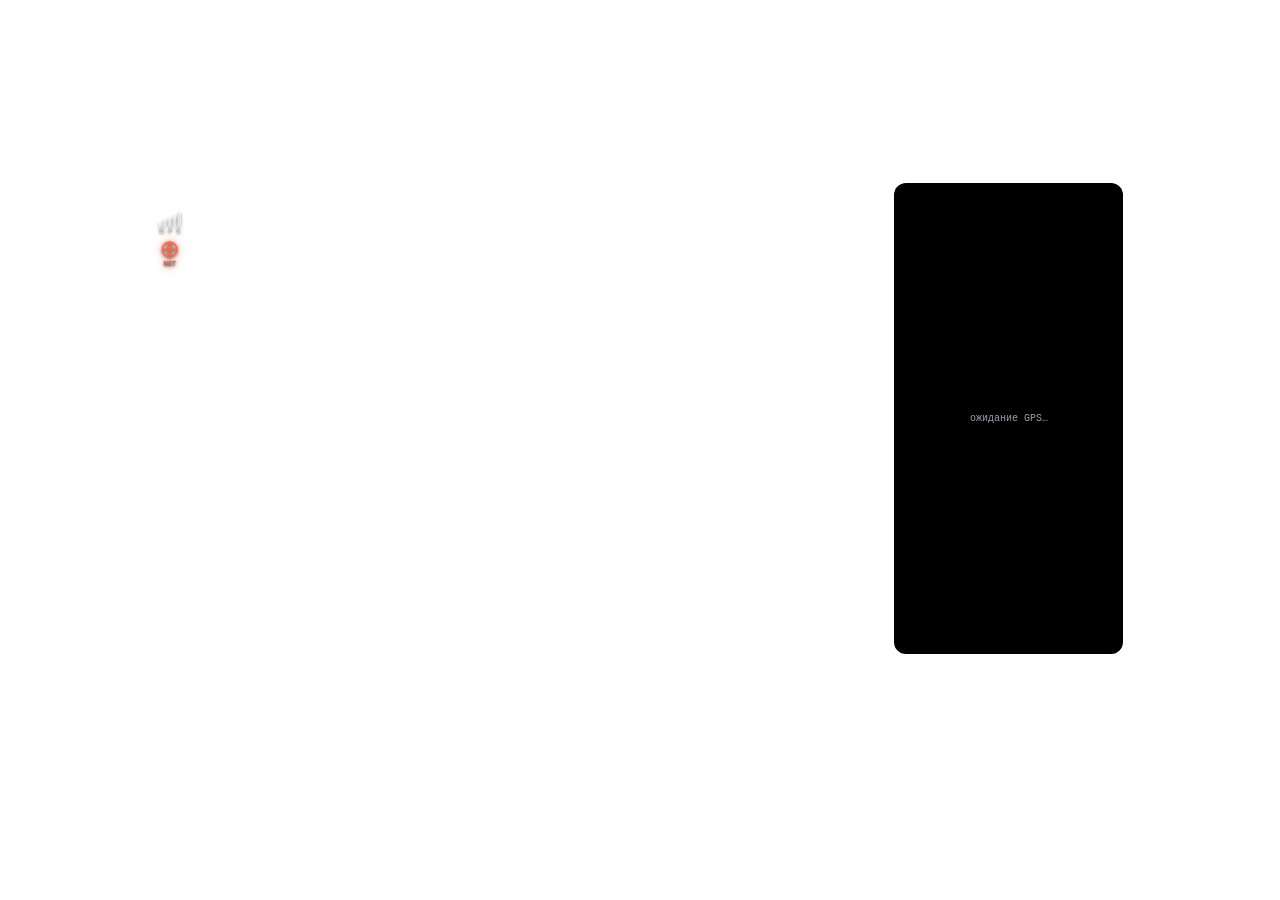
<file: index.html>
<!DOCTYPE html>
<html lang="ru">
  <head>
    <meta charset="UTF-8" />
    <meta name="viewport" content="width=device-width, initial-scale=1, maximum-scale=1, user-scalable=no" />
    <title>HUD</title>
    <script type="module" crossorigin src="./assets/index-DpUIjby-.js"></script>
    <link rel="modulepreload" crossorigin href="./assets/diag-iubw4oEo.js">
    <link rel="stylesheet" crossorigin href="./assets/diag-D7Xp87Jd.css">
  </head>
  <body class="dark hud-body">
    <div id="root"></div>
  </body>
</html>
</file>
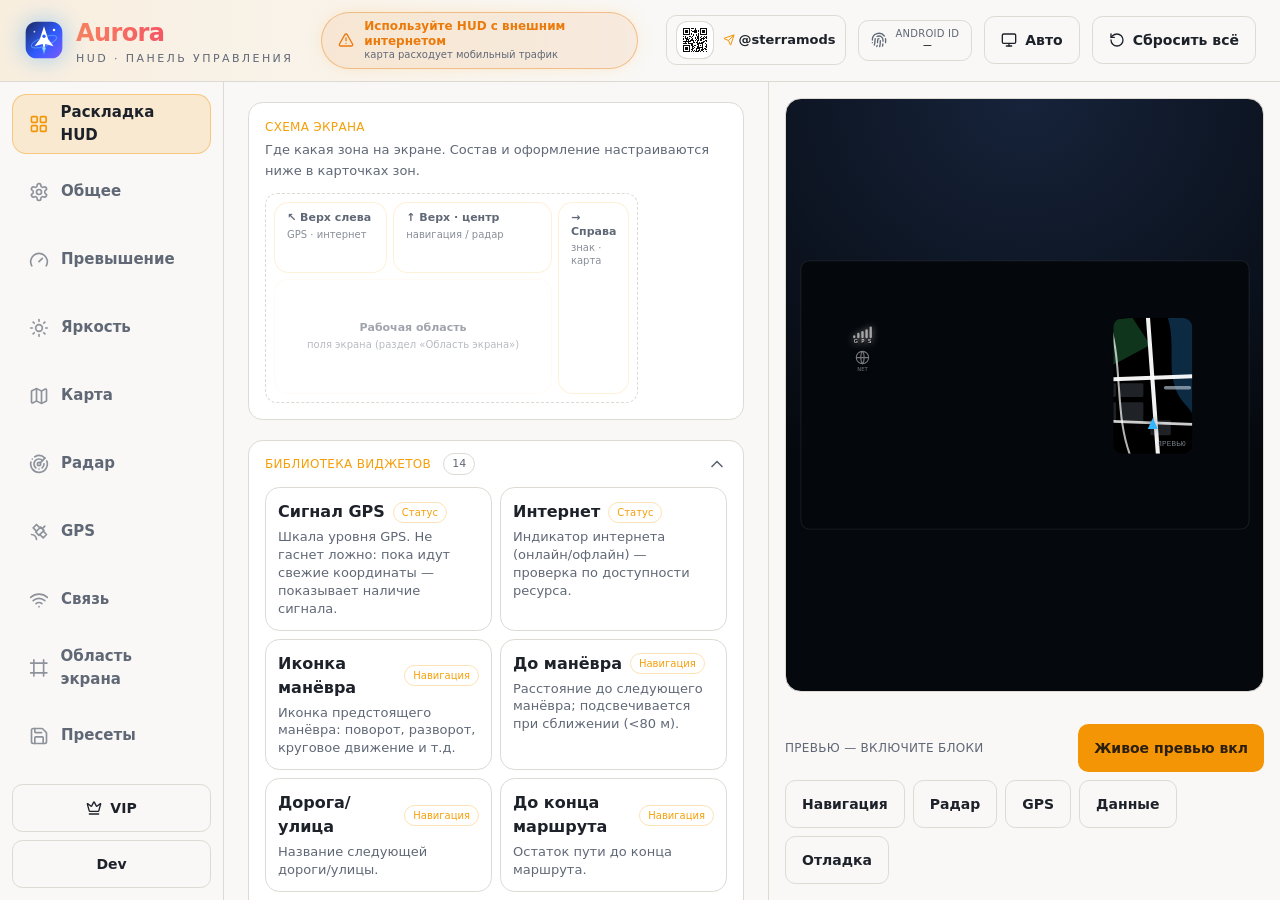
<file: settings.html>
<!DOCTYPE html>
<html lang="ru">
  <head>
    <meta charset="UTF-8" />
    <meta name="viewport" content="width=device-width, initial-scale=1, maximum-scale=1, user-scalable=no" />
    <title>Aurora · Настройки HUD</title>
    <style>
      html,
      body,
      #root {
        margin: 0;
        min-height: 100%;
        background: #0d1118;
      }
      body.settings-body {
        overflow: hidden;
        color: #f3efe7;
        font-family: "Segoe UI", system-ui, sans-serif;
      }
      .settings-boot {
        min-height: 100vh;
        display: flex;
        align-items: center;
        justify-content: center;
        background:
          radial-gradient(120% 100% at 100% 0%, rgba(245, 158, 11, 0.12) 0%, transparent 55%),
          radial-gradient(120% 100% at 0% 100%, rgba(73, 88, 125, 0.12) 0%, transparent 55%),
          #0d1118;
      }
      .settings-boot-card {
        display: flex;
        align-items: center;
        gap: 14px;
        padding: 18px 22px;
        border: 1px solid rgba(255, 255, 255, 0.1);
        border-radius: 18px;
        background: rgba(15, 20, 30, 0.78);
        box-shadow: 0 18px 60px rgba(0, 0, 0, 0.35);
      }
      .settings-boot-mark {
        width: 16px;
        height: 16px;
        border-radius: 999px;
        background: #f59e0b;
        box-shadow: 0 0 24px rgba(245, 158, 11, 0.8);
        animation: settingsBootPulse 1.1s ease-in-out infinite;
      }
      .settings-boot-title {
        font-size: 15px;
        font-weight: 800;
        letter-spacing: 0.08em;
        text-transform: uppercase;
      }
      .settings-boot-sub {
        margin-top: 3px;
        font-size: 12px;
        color: rgba(243, 239, 231, 0.62);
      }
      @keyframes settingsBootPulse {
        0%,
        100% {
          opacity: 0.55;
          transform: scale(0.88);
        }
        50% {
          opacity: 1;
          transform: scale(1);
        }
      }
    </style>
    <script>
      // тема до отрисовки — без мигания (auto/light/dark)
      (function () {
        try {
          var p = localStorage.getItem("auroraTheme") || "auto";
          var d = p === "dark" || (p === "auto" && matchMedia("(prefers-color-scheme: dark)").matches);
          document.documentElement.classList.toggle("dark", d);
        } catch (e) {}
      })();
    </script>
    <script type="module" crossorigin src="./assets/settings-D1xKQ_Ji.js"></script>
    <link rel="modulepreload" crossorigin href="./assets/diag-iubw4oEo.js">
    <link rel="stylesheet" crossorigin href="./assets/diag-D7Xp87Jd.css">
  </head>
  <body class="settings-body">
    <div id="root">
      <div class="settings-boot" role="status" aria-live="polite">
        <div class="settings-boot-card">
          <div class="settings-boot-mark"></div>
          <div>
            <div class="settings-boot-title">Aurora HUD</div>
            <div class="settings-boot-sub">загрузка настроек…</div>
          </div>
        </div>
      </div>
    </div>
  </body>
</html>
</file>
<file: assets/diag-D7Xp87Jd.css>
*,:before,:after{--tw-border-spacing-x: 0;--tw-border-spacing-y: 0;--tw-translate-x: 0;--tw-translate-y: 0;--tw-rotate: 0;--tw-skew-x: 0;--tw-skew-y: 0;--tw-scale-x: 1;--tw-scale-y: 1;--tw-pan-x: ;--tw-pan-y: ;--tw-pinch-zoom: ;--tw-scroll-snap-strictness: proximity;--tw-gradient-from-position: ;--tw-gradient-via-position: ;--tw-gradient-to-position: ;--tw-ordinal: ;--tw-slashed-zero: ;--tw-numeric-figure: ;--tw-numeric-spacing: ;--tw-numeric-fraction: ;--tw-ring-inset: ;--tw-ring-offset-width: 0px;--tw-ring-offset-color: #fff;--tw-ring-color: rgb(59 130 246 / .5);--tw-ring-offset-shadow: 0 0 #0000;--tw-ring-shadow: 0 0 #0000;--tw-shadow: 0 0 #0000;--tw-shadow-colored: 0 0 #0000;--tw-blur: ;--tw-brightness: ;--tw-contrast: ;--tw-grayscale: ;--tw-hue-rotate: ;--tw-invert: ;--tw-saturate: ;--tw-sepia: ;--tw-drop-shadow: ;--tw-backdrop-blur: ;--tw-backdrop-brightness: ;--tw-backdrop-contrast: ;--tw-backdrop-grayscale: ;--tw-backdrop-hue-rotate: ;--tw-backdrop-invert: ;--tw-backdrop-opacity: ;--tw-backdrop-saturate: ;--tw-backdrop-sepia: ;--tw-contain-size: ;--tw-contain-layout: ;--tw-contain-paint: ;--tw-contain-style: }::backdrop{--tw-border-spacing-x: 0;--tw-border-spacing-y: 0;--tw-translate-x: 0;--tw-translate-y: 0;--tw-rotate: 0;--tw-skew-x: 0;--tw-skew-y: 0;--tw-scale-x: 1;--tw-scale-y: 1;--tw-pan-x: ;--tw-pan-y: ;--tw-pinch-zoom: ;--tw-scroll-snap-strictness: proximity;--tw-gradient-from-position: ;--tw-gradient-via-position: ;--tw-gradient-to-position: ;--tw-ordinal: ;--tw-slashed-zero: ;--tw-numeric-figure: ;--tw-numeric-spacing: ;--tw-numeric-fraction: ;--tw-ring-inset: ;--tw-ring-offset-width: 0px;--tw-ring-offset-color: #fff;--tw-ring-color: rgb(59 130 246 / .5);--tw-ring-offset-shadow: 0 0 #0000;--tw-ring-shadow: 0 0 #0000;--tw-shadow: 0 0 #0000;--tw-shadow-colored: 0 0 #0000;--tw-blur: ;--tw-brightness: ;--tw-contrast: ;--tw-grayscale: ;--tw-hue-rotate: ;--tw-invert: ;--tw-saturate: ;--tw-sepia: ;--tw-drop-shadow: ;--tw-backdrop-blur: ;--tw-backdrop-brightness: ;--tw-backdrop-contrast: ;--tw-backdrop-grayscale: ;--tw-backdrop-hue-rotate: ;--tw-backdrop-invert: ;--tw-backdrop-opacity: ;--tw-backdrop-saturate: ;--tw-backdrop-sepia: ;--tw-contain-size: ;--tw-contain-layout: ;--tw-contain-paint: ;--tw-contain-style: }*,:before,:after{box-sizing:border-box;border-width:0;border-style:solid;border-color:#e5e7eb}:before,:after{--tw-content: ""}html,:host{line-height:1.5;-webkit-text-size-adjust:100%;-moz-tab-size:4;-o-tab-size:4;tab-size:4;font-family:ui-sans-serif,system-ui,sans-serif,"Apple Color Emoji","Segoe UI Emoji",Segoe UI Symbol,"Noto Color Emoji";font-feature-settings:normal;font-variation-settings:normal;-webkit-tap-highlight-color:transparent}body{margin:0;line-height:inherit}hr{height:0;color:inherit;border-top-width:1px}abbr:where([title]){-webkit-text-decoration:underline dotted;text-decoration:underline dotted}h1,h2,h3,h4,h5,h6{font-size:inherit;font-weight:inherit}a{color:inherit;text-decoration:inherit}b,strong{font-weight:bolder}code,kbd,samp,pre{font-family:ui-monospace,SFMono-Regular,Menlo,Monaco,Consolas,Liberation Mono,Courier New,monospace;font-feature-settings:normal;font-variation-settings:normal;font-size:1em}small{font-size:80%}sub,sup{font-size:75%;line-height:0;position:relative;vertical-align:baseline}sub{bottom:-.25em}sup{top:-.5em}table{text-indent:0;border-color:inherit;border-collapse:collapse}button,input,optgroup,select,textarea{font-family:inherit;font-feature-settings:inherit;font-variation-settings:inherit;font-size:100%;font-weight:inherit;line-height:inherit;letter-spacing:inherit;color:inherit;margin:0;padding:0}button,select{text-transform:none}button,input:where([type=button]),input:where([type=reset]),input:where([type=submit]){-webkit-appearance:button;background-color:transparent;background-image:none}:-moz-focusring{outline:auto}:-moz-ui-invalid{box-shadow:none}progress{vertical-align:baseline}::-webkit-inner-spin-button,::-webkit-outer-spin-button{height:auto}[type=search]{-webkit-appearance:textfield;outline-offset:-2px}::-webkit-search-decoration{-webkit-appearance:none}::-webkit-file-upload-button{-webkit-appearance:button;font:inherit}summary{display:list-item}blockquote,dl,dd,h1,h2,h3,h4,h5,h6,hr,figure,p,pre{margin:0}fieldset{margin:0;padding:0}legend{padding:0}ol,ul,menu{list-style:none;margin:0;padding:0}dialog{padding:0}textarea{resize:vertical}input::-moz-placeholder,textarea::-moz-placeholder{opacity:1;color:#9ca3af}input::placeholder,textarea::placeholder{opacity:1;color:#9ca3af}button,[role=button]{cursor:pointer}:disabled{cursor:default}img,svg,video,canvas,audio,iframe,embed,object{display:block;vertical-align:middle}img,video{max-width:100%;height:auto}[hidden]:where(:not([hidden=until-found])){display:none}:root{--background: 40 24% 97%;--foreground: 220 18% 14%;--card: 0 0% 100%;--card-foreground: 220 18% 14%;--primary: 36 95% 49%;--primary-foreground: 30 40% 12%;--secondary: 40 14% 91%;--secondary-foreground: 220 18% 18%;--muted: 40 14% 91%;--muted-foreground: 220 10% 42%;--accent: 38 92% 50%;--accent-foreground: 30 40% 12%;--destructive: 0 72% 50%;--destructive-foreground: 0 0% 100%;--border: 40 12% 85%;--input: 40 12% 85%;--ring: 36 95% 49%;--warn: 30 92% 48%;--good: 150 52% 38%;--radius: .9rem}.dark{--background: 220 14% 9%;--foreground: 40 16% 94%;--card: 220 13% 13%;--card-foreground: 40 16% 94%;--primary: 38 92% 52%;--primary-foreground: 30 35% 10%;--secondary: 220 12% 18%;--secondary-foreground: 40 12% 92%;--muted: 220 12% 16%;--muted-foreground: 220 9% 64%;--accent: 40 95% 60%;--accent-foreground: 30 35% 10%;--destructive: 0 70% 56%;--destructive-foreground: 0 0% 100%;--border: 220 12% 22%;--input: 220 12% 22%;--ring: 38 92% 52%;--warn: 30 95% 58%;--good: 150 58% 48%}*{--tw-border-opacity: 1;border-color:hsl(var(--border) / var(--tw-border-opacity, 1));-webkit-tap-highlight-color:transparent}html,body{margin:0;height:100%}body{--tw-text-opacity: 1;color:hsl(var(--foreground) / var(--tw-text-opacity, 1));font-family:Manrope,Segoe UI,system-ui,sans-serif;-webkit-font-smoothing:antialiased}.hud-body{background:transparent;overflow:hidden}.settings-body{background:radial-gradient(120% 100% at 100% 0%,hsl(38 85% 50% / .1) 0%,transparent 55%),radial-gradient(120% 100% at 0% 100%,hsl(220 20% 45% / .08) 0%,transparent 55%),hsl(var(--background));overflow:hidden}.container{width:100%}@media (min-width: 640px){.container{max-width:640px}}@media (min-width: 768px){.container{max-width:768px}}@media (min-width: 1024px){.container{max-width:1024px}}@media (min-width: 1280px){.container{max-width:1280px}}@media (min-width: 1536px){.container{max-width:1536px}}.pointer-events-none{pointer-events:none}.\!visible{visibility:visible!important}.visible{visibility:visible}.static{position:static}.fixed{position:fixed}.absolute{position:absolute}.relative{position:relative}.inset-0{inset:0}.bottom-1{bottom:.25rem}.bottom-6{bottom:1.5rem}.left-1\/2{left:50%}.left-2{left:.5rem}.right-2{right:.5rem}.top-1\/2{top:50%}.z-10{z-index:10}.z-50{z-index:50}.m-4{margin:1rem}.my-1{margin-top:.25rem;margin-bottom:.25rem}.mb-1{margin-bottom:.25rem}.mb-2{margin-bottom:.5rem}.mb-3{margin-bottom:.75rem}.mb-4{margin-bottom:1rem}.ml-auto{margin-left:auto}.mt-0\.5{margin-top:.125rem}.mt-1{margin-top:.25rem}.mt-2{margin-top:.5rem}.mt-3{margin-top:.75rem}.mt-4{margin-top:1rem}.mt-5{margin-top:1.25rem}.mt-auto{margin-top:auto}.block{display:block}.inline-block{display:inline-block}.flex{display:flex}.inline-flex{display:inline-flex}.grid{display:grid}.hidden{display:none}.h-0{height:0px}.h-10{height:2.5rem}.h-11{height:2.75rem}.h-2{height:.5rem}.h-3{height:.75rem}.h-4{height:1rem}.h-40{height:10rem}.h-5{height:1.25rem}.h-6{height:1.5rem}.h-7{height:1.75rem}.h-8{height:2rem}.h-9{height:2.25rem}.h-\[52px\]{height:52px}.h-\[55\%\]{height:55%}.h-full{height:100%}.h-px{height:1px}.h-screen{height:100vh}.h-touch-sm{height:56px}.max-h-72{max-height:18rem}.max-h-\[42px\]{max-height:42px}.min-h-0{min-height:0px}.min-h-\[48px\]{min-height:48px}.min-h-\[52px\]{min-height:52px}.min-h-\[60px\]{min-height:60px}.min-h-touch{min-height:76px}.min-h-touch-sm{min-height:56px}.w-0{width:0px}.w-10{width:2.5rem}.w-12{width:3rem}.w-2{width:.5rem}.w-20{width:5rem}.w-3{width:.75rem}.w-4{width:1rem}.w-40{width:10rem}.w-5{width:1.25rem}.w-56{width:14rem}.w-7{width:1.75rem}.w-72{width:18rem}.w-8{width:2rem}.w-9{width:2.25rem}.w-\[100px\]{width:100px}.w-\[140px\]{width:140px}.w-\[160px\]{width:160px}.w-\[180px\]{width:180px}.w-\[200px\]{width:200px}.w-\[220px\]{width:220px}.w-\[240px\]{width:240px}.w-\[280px\]{width:280px}.w-\[40\%\]{width:40%}.w-\[52px\]{width:52px}.w-\[76px\]{width:76px}.w-\[96px\]{width:96px}.w-\[min\(380px\,92vw\)\]{width:min(380px,92vw)}.w-auto{width:auto}.w-full{width:100%}.w-touch-sm{width:56px}.min-w-0{min-width:0px}.min-w-\[10rem\]{min-width:10rem}.min-w-\[140px\]{min-width:140px}.min-w-\[14rem\]{min-width:14rem}.min-w-\[320px\]{min-width:320px}.max-w-\[140px\]{max-width:140px}.max-w-\[180px\]{max-width:180px}.max-w-\[560px\]{max-width:560px}.max-w-\[640px\]{max-width:640px}.max-w-\[680px\]{max-width:680px}.flex-1{flex:1 1 0%}.flex-none{flex:none}.shrink-0{flex-shrink:0}.grow{flex-grow:1}.-translate-x-1\/2{--tw-translate-x: -50%;transform:translate(var(--tw-translate-x),var(--tw-translate-y)) rotate(var(--tw-rotate)) skew(var(--tw-skew-x)) skewY(var(--tw-skew-y)) scaleX(var(--tw-scale-x)) scaleY(var(--tw-scale-y))}.-translate-y-1\/2{--tw-translate-y: -50%;transform:translate(var(--tw-translate-x),var(--tw-translate-y)) rotate(var(--tw-rotate)) skew(var(--tw-skew-x)) skewY(var(--tw-skew-y)) scaleX(var(--tw-scale-x)) scaleY(var(--tw-scale-y))}.transform{transform:translate(var(--tw-translate-x),var(--tw-translate-y)) rotate(var(--tw-rotate)) skew(var(--tw-skew-x)) skewY(var(--tw-skew-y)) scaleX(var(--tw-scale-x)) scaleY(var(--tw-scale-y))}.cursor-pointer{cursor:pointer}.touch-none{touch-action:none}.select-none{-webkit-user-select:none;-moz-user-select:none;user-select:none}.resize{resize:both}.grid-cols-1{grid-template-columns:repeat(1,minmax(0,1fr))}.grid-cols-2{grid-template-columns:repeat(2,minmax(0,1fr))}.grid-cols-9{grid-template-columns:repeat(9,minmax(0,1fr))}.flex-col{flex-direction:column}.flex-wrap{flex-wrap:wrap}.place-items-center{place-items:center}.items-start{align-items:flex-start}.items-center{align-items:center}.items-baseline{align-items:baseline}.justify-end{justify-content:flex-end}.justify-center{justify-content:center}.justify-between{justify-content:space-between}.gap-0\.5{gap:.125rem}.gap-1{gap:.25rem}.gap-1\.5{gap:.375rem}.gap-2{gap:.5rem}.gap-2\.5{gap:.625rem}.gap-3{gap:.75rem}.gap-4{gap:1rem}.gap-5{gap:1.25rem}.gap-6{gap:1.5rem}.gap-x-4{-moz-column-gap:1rem;column-gap:1rem}.gap-y-0\.5{row-gap:.125rem}.overflow-hidden{overflow:hidden}.overflow-y-auto{overflow-y:auto}.truncate{overflow:hidden;text-overflow:ellipsis;white-space:nowrap}.text-ellipsis{text-overflow:ellipsis}.whitespace-nowrap{white-space:nowrap}.break-all{word-break:break-all}.rounded{border-radius:.25rem}.rounded-2xl{border-radius:1rem}.rounded-\[inherit\]{border-radius:inherit}.rounded-full{border-radius:9999px}.rounded-lg{border-radius:var(--radius)}.rounded-md{border-radius:calc(var(--radius) - 4px)}.rounded-sm{border-radius:calc(var(--radius) - 8px)}.rounded-xl{border-radius:.75rem}.border{border-width:1px}.border-0{border-width:0px}.border-2{border-width:2px}.border-\[3px\]{border-width:3px}.border-b{border-bottom-width:1px}.border-l{border-left-width:1px}.border-l-2{border-left-width:2px}.border-r{border-right-width:1px}.border-t{border-top-width:1px}.border-dashed{border-style:dashed}.border-dotted{border-style:dotted}.border-accent{--tw-border-opacity: 1;border-color:hsl(var(--accent) / var(--tw-border-opacity, 1))}.border-accent\/15{border-color:hsl(var(--accent) / .15)}.border-accent\/20{border-color:hsl(var(--accent) / .2)}.border-accent\/30{border-color:hsl(var(--accent) / .3)}.border-accent\/40{border-color:hsl(var(--accent) / .4)}.border-background{--tw-border-opacity: 1;border-color:hsl(var(--background) / var(--tw-border-opacity, 1))}.border-border{--tw-border-opacity: 1;border-color:hsl(var(--border) / var(--tw-border-opacity, 1))}.border-border\/40{border-color:hsl(var(--border) / .4)}.border-border\/50{border-color:hsl(var(--border) / .5)}.border-border\/60{border-color:hsl(var(--border) / .6)}.border-destructive\/40{border-color:hsl(var(--destructive) / .4)}.border-input{--tw-border-opacity: 1;border-color:hsl(var(--input) / var(--tw-border-opacity, 1))}.border-primary\/40{border-color:hsl(var(--primary) / .4)}.border-transparent{border-color:transparent}.border-warn\/40{border-color:hsl(var(--warn) / .4)}.border-warn\/50{border-color:hsl(var(--warn) / .5)}.border-white\/10{border-color:#ffffff1a}.border-white\/15{border-color:#ffffff26}.border-white\/20{border-color:#fff3}.bg-\[\#04070c\]{--tw-bg-opacity: 1;background-color:rgb(4 7 12 / var(--tw-bg-opacity, 1))}.bg-accent\/15{background-color:hsl(var(--accent) / .15)}.bg-accent\/20{background-color:hsl(var(--accent) / .2)}.bg-accent\/\[0\.04\]{background-color:hsl(var(--accent) / .04)}.bg-accent\/\[0\.06\]{background-color:hsl(var(--accent) / .06)}.bg-background{--tw-bg-opacity: 1;background-color:hsl(var(--background) / var(--tw-bg-opacity, 1))}.bg-black\/65{background-color:#000000a6}.bg-border{--tw-bg-opacity: 1;background-color:hsl(var(--border) / var(--tw-bg-opacity, 1))}.bg-card{--tw-bg-opacity: 1;background-color:hsl(var(--card) / var(--tw-bg-opacity, 1))}.bg-card\/50{background-color:hsl(var(--card) / .5)}.bg-card\/70{background-color:hsl(var(--card) / .7)}.bg-destructive{--tw-bg-opacity: 1;background-color:hsl(var(--destructive) / var(--tw-bg-opacity, 1))}.bg-destructive\/10{background-color:hsl(var(--destructive) / .1)}.bg-foreground{--tw-bg-opacity: 1;background-color:hsl(var(--foreground) / var(--tw-bg-opacity, 1))}.bg-good{--tw-bg-opacity: 1;background-color:hsl(var(--good) / var(--tw-bg-opacity, 1))}.bg-good\/20{background-color:hsl(var(--good) / .2)}.bg-muted{--tw-bg-opacity: 1;background-color:hsl(var(--muted) / var(--tw-bg-opacity, 1))}.bg-muted-foreground{--tw-bg-opacity: 1;background-color:hsl(var(--muted-foreground) / var(--tw-bg-opacity, 1))}.bg-muted\/30{background-color:hsl(var(--muted) / .3)}.bg-muted\/40{background-color:hsl(var(--muted) / .4)}.bg-primary{--tw-bg-opacity: 1;background-color:hsl(var(--primary) / var(--tw-bg-opacity, 1))}.bg-primary\/15{background-color:hsl(var(--primary) / .15)}.bg-secondary{--tw-bg-opacity: 1;background-color:hsl(var(--secondary) / var(--tw-bg-opacity, 1))}.bg-transparent{background-color:transparent}.bg-warn\/10{background-color:hsl(var(--warn) / .1)}.bg-warn\/20{background-color:hsl(var(--warn) / .2)}.bg-warn\/25{background-color:hsl(var(--warn) / .25)}.bg-white{--tw-bg-opacity: 1;background-color:rgb(255 255 255 / var(--tw-bg-opacity, 1))}.bg-gradient-to-r{background-image:linear-gradient(to right,var(--tw-gradient-stops))}.from-\[\#F78361\]{--tw-gradient-from: #F78361 var(--tw-gradient-from-position);--tw-gradient-to: rgb(247 131 97 / 0) var(--tw-gradient-to-position);--tw-gradient-stops: var(--tw-gradient-from), var(--tw-gradient-to)}.from-accent\/10{--tw-gradient-from: hsl(var(--accent) / .1) var(--tw-gradient-from-position);--tw-gradient-to: hsl(var(--accent) / 0) var(--tw-gradient-to-position);--tw-gradient-stops: var(--tw-gradient-from), var(--tw-gradient-to)}.from-primary\/10{--tw-gradient-from: hsl(var(--primary) / .1) var(--tw-gradient-from-position);--tw-gradient-to: hsl(var(--primary) / 0) var(--tw-gradient-to-position);--tw-gradient-stops: var(--tw-gradient-from), var(--tw-gradient-to)}.via-\[\#F54B64\]{--tw-gradient-to: rgb(245 75 100 / 0) var(--tw-gradient-to-position);--tw-gradient-stops: var(--tw-gradient-from), #F54B64 var(--tw-gradient-via-position), var(--tw-gradient-to)}.via-transparent{--tw-gradient-to: rgb(0 0 0 / 0) var(--tw-gradient-to-position);--tw-gradient-stops: var(--tw-gradient-from), transparent var(--tw-gradient-via-position), var(--tw-gradient-to)}.to-transparent{--tw-gradient-to: transparent var(--tw-gradient-to-position)}.to-warn{--tw-gradient-to: hsl(var(--warn) / 1) var(--tw-gradient-to-position)}.bg-clip-text{-webkit-background-clip:text;background-clip:text}.p-0{padding:0}.p-1{padding:.25rem}.p-1\.5{padding:.375rem}.p-2{padding:.5rem}.p-2\.5{padding:.625rem}.p-3{padding:.75rem}.p-4{padding:1rem}.p-5{padding:1.25rem}.p-6{padding:1.5rem}.px-2{padding-left:.5rem;padding-right:.5rem}.px-2\.5{padding-left:.625rem;padding-right:.625rem}.px-3{padding-left:.75rem;padding-right:.75rem}.px-4{padding-left:1rem;padding-right:1rem}.px-5{padding-left:1.25rem;padding-right:1.25rem}.px-6{padding-left:1.5rem;padding-right:1.5rem}.px-8{padding-left:2rem;padding-right:2rem}.px-px{padding-left:1px;padding-right:1px}.py-0\.5{padding-top:.125rem;padding-bottom:.125rem}.py-1{padding-top:.25rem;padding-bottom:.25rem}.py-1\.5{padding-top:.375rem;padding-bottom:.375rem}.py-2{padding-top:.5rem;padding-bottom:.5rem}.py-3{padding-top:.75rem;padding-bottom:.75rem}.py-4{padding-top:1rem;padding-bottom:1rem}.py-6{padding-top:1.5rem;padding-bottom:1.5rem}.pb-24{padding-bottom:6rem}.pb-4{padding-bottom:1rem}.pl-3{padding-left:.75rem}.pl-9{padding-left:2.25rem}.pr-3{padding-right:.75rem}.pt-0{padding-top:0}.pt-4{padding-top:1rem}.pt-5{padding-top:1.25rem}.text-left{text-align:left}.text-center{text-align:center}.text-right{text-align:right}.font-mono{font-family:ui-monospace,SFMono-Regular,Menlo,Monaco,Consolas,Liberation Mono,Courier New,monospace}.text-2xl{font-size:1.5rem;line-height:2rem}.text-\[10px\]{font-size:10px}.text-\[11px\]{font-size:11px}.text-\[12px\]{font-size:12px}.text-\[13px\]{font-size:13px}.text-\[14px\]{font-size:14px}.text-\[15px\]{font-size:15px}.text-\[16px\]{font-size:16px}.text-\[17px\]{font-size:17px}.text-\[9px\]{font-size:9px}.text-base{font-size:1rem;line-height:1.5rem}.text-lg{font-size:1.125rem;line-height:1.75rem}.text-sm{font-size:.875rem;line-height:1.25rem}.text-xl{font-size:1.25rem;line-height:1.75rem}.text-xs{font-size:.75rem;line-height:1rem}.font-bold{font-weight:700}.font-extrabold{font-weight:800}.font-medium{font-weight:500}.font-semibold{font-weight:600}.uppercase{text-transform:uppercase}.tabular-nums{--tw-numeric-spacing: tabular-nums;font-variant-numeric:var(--tw-ordinal) var(--tw-slashed-zero) var(--tw-numeric-figure) var(--tw-numeric-spacing) var(--tw-numeric-fraction)}.leading-none{line-height:1}.leading-relaxed{line-height:1.625}.leading-snug{line-height:1.375}.leading-tight{line-height:1.25}.tracking-\[0\.22em\]{letter-spacing:.22em}.tracking-\[0\.4em\]{letter-spacing:.4em}.tracking-tight{letter-spacing:-.025em}.tracking-wide{letter-spacing:.025em}.tracking-widest{letter-spacing:.1em}.text-accent{--tw-text-opacity: 1;color:hsl(var(--accent) / var(--tw-text-opacity, 1))}.text-card-foreground{--tw-text-opacity: 1;color:hsl(var(--card-foreground) / var(--tw-text-opacity, 1))}.text-destructive{--tw-text-opacity: 1;color:hsl(var(--destructive) / var(--tw-text-opacity, 1))}.text-foreground{--tw-text-opacity: 1;color:hsl(var(--foreground) / var(--tw-text-opacity, 1))}.text-good{--tw-text-opacity: 1;color:hsl(var(--good) / var(--tw-text-opacity, 1))}.text-muted-foreground{--tw-text-opacity: 1;color:hsl(var(--muted-foreground) / var(--tw-text-opacity, 1))}.text-primary{--tw-text-opacity: 1;color:hsl(var(--primary) / var(--tw-text-opacity, 1))}.text-primary-foreground{--tw-text-opacity: 1;color:hsl(var(--primary-foreground) / var(--tw-text-opacity, 1))}.text-secondary-foreground{--tw-text-opacity: 1;color:hsl(var(--secondary-foreground) / var(--tw-text-opacity, 1))}.text-transparent{color:transparent}.text-warn{--tw-text-opacity: 1;color:hsl(var(--warn) / var(--tw-text-opacity, 1))}.line-through{text-decoration-line:line-through}.opacity-60{opacity:.6}.opacity-70{opacity:.7}.opacity-75{opacity:.75}.shadow{--tw-shadow: 0 1px 3px 0 rgb(0 0 0 / .1), 0 1px 2px -1px rgb(0 0 0 / .1);--tw-shadow-colored: 0 1px 3px 0 var(--tw-shadow-color), 0 1px 2px -1px var(--tw-shadow-color);box-shadow:var(--tw-ring-offset-shadow, 0 0 #0000),var(--tw-ring-shadow, 0 0 #0000),var(--tw-shadow)}.shadow-2xl{--tw-shadow: 0 25px 50px -12px rgb(0 0 0 / .25);--tw-shadow-colored: 0 25px 50px -12px var(--tw-shadow-color);box-shadow:var(--tw-ring-offset-shadow, 0 0 #0000),var(--tw-ring-shadow, 0 0 #0000),var(--tw-shadow)}.shadow-\[0_0_18px_-6px_rgba\(255\,193\,94\,0\.5\)\]{--tw-shadow: 0 0 18px -6px rgba(255,193,94,.5);--tw-shadow-colored: 0 0 18px -6px var(--tw-shadow-color);box-shadow:var(--tw-ring-offset-shadow, 0 0 #0000),var(--tw-ring-shadow, 0 0 #0000),var(--tw-shadow)}.shadow-lg{--tw-shadow: 0 10px 15px -3px rgb(0 0 0 / .1), 0 4px 6px -4px rgb(0 0 0 / .1);--tw-shadow-colored: 0 10px 15px -3px var(--tw-shadow-color), 0 4px 6px -4px var(--tw-shadow-color);box-shadow:var(--tw-ring-offset-shadow, 0 0 #0000),var(--tw-ring-shadow, 0 0 #0000),var(--tw-shadow)}.shadow-sm{--tw-shadow: 0 1px 2px 0 rgb(0 0 0 / .05);--tw-shadow-colored: 0 1px 2px 0 var(--tw-shadow-color);box-shadow:var(--tw-ring-offset-shadow, 0 0 #0000),var(--tw-ring-shadow, 0 0 #0000),var(--tw-shadow)}.shadow-xl{--tw-shadow: 0 20px 25px -5px rgb(0 0 0 / .1), 0 8px 10px -6px rgb(0 0 0 / .1);--tw-shadow-colored: 0 20px 25px -5px var(--tw-shadow-color), 0 8px 10px -6px var(--tw-shadow-color);box-shadow:var(--tw-ring-offset-shadow, 0 0 #0000),var(--tw-ring-shadow, 0 0 #0000),var(--tw-shadow)}.outline-none{outline:2px solid transparent;outline-offset:2px}.outline{outline-style:solid}.ring-1{--tw-ring-offset-shadow: var(--tw-ring-inset) 0 0 0 var(--tw-ring-offset-width) var(--tw-ring-offset-color);--tw-ring-shadow: var(--tw-ring-inset) 0 0 0 calc(1px + var(--tw-ring-offset-width)) var(--tw-ring-color);box-shadow:var(--tw-ring-offset-shadow),var(--tw-ring-shadow),var(--tw-shadow, 0 0 #0000)}.ring-2{--tw-ring-offset-shadow: var(--tw-ring-inset) 0 0 0 var(--tw-ring-offset-width) var(--tw-ring-offset-color);--tw-ring-shadow: var(--tw-ring-inset) 0 0 0 calc(2px + var(--tw-ring-offset-width)) var(--tw-ring-color);box-shadow:var(--tw-ring-offset-shadow),var(--tw-ring-shadow),var(--tw-shadow, 0 0 #0000)}.ring-accent\/40{--tw-ring-color: hsl(var(--accent) / .4)}.ring-accent\/50{--tw-ring-color: hsl(var(--accent) / .5)}.ring-border{--tw-ring-opacity: 1;--tw-ring-color: hsl(var(--border) / var(--tw-ring-opacity, 1))}.drop-shadow{--tw-drop-shadow: drop-shadow(0 1px 2px rgb(0 0 0 / .1)) drop-shadow(0 1px 1px rgb(0 0 0 / .06));filter:var(--tw-blur) var(--tw-brightness) var(--tw-contrast) var(--tw-grayscale) var(--tw-hue-rotate) var(--tw-invert) var(--tw-saturate) var(--tw-sepia) var(--tw-drop-shadow)}.drop-shadow-\[0_0_12px_rgba\(47\,155\,255\,0\.45\)\]{--tw-drop-shadow: drop-shadow(0 0 12px rgba(47,155,255,.45));filter:var(--tw-blur) var(--tw-brightness) var(--tw-contrast) var(--tw-grayscale) var(--tw-hue-rotate) var(--tw-invert) var(--tw-saturate) var(--tw-sepia) var(--tw-drop-shadow)}.filter{filter:var(--tw-blur) var(--tw-brightness) var(--tw-contrast) var(--tw-grayscale) var(--tw-hue-rotate) var(--tw-invert) var(--tw-saturate) var(--tw-sepia) var(--tw-drop-shadow)}.backdrop-blur-sm{--tw-backdrop-blur: blur(4px);backdrop-filter:var(--tw-backdrop-blur) var(--tw-backdrop-brightness) var(--tw-backdrop-contrast) var(--tw-backdrop-grayscale) var(--tw-backdrop-hue-rotate) var(--tw-backdrop-invert) var(--tw-backdrop-opacity) var(--tw-backdrop-saturate) var(--tw-backdrop-sepia)}.transition{transition-property:color,background-color,border-color,text-decoration-color,fill,stroke,opacity,box-shadow,transform,filter,backdrop-filter;transition-timing-function:cubic-bezier(.4,0,.2,1);transition-duration:.15s}.transition-colors{transition-property:color,background-color,border-color,text-decoration-color,fill,stroke;transition-timing-function:cubic-bezier(.4,0,.2,1);transition-duration:.15s}.transition-transform{transition-property:transform;transition-timing-function:cubic-bezier(.4,0,.2,1);transition-duration:.15s}.ease-in-out{transition-timing-function:cubic-bezier(.4,0,.2,1)}@keyframes enter{0%{opacity:var(--tw-enter-opacity, 1);transform:translate3d(var(--tw-enter-translate-x, 0),var(--tw-enter-translate-y, 0),0) scale3d(var(--tw-enter-scale, 1),var(--tw-enter-scale, 1),var(--tw-enter-scale, 1)) rotate(var(--tw-enter-rotate, 0))}}@keyframes exit{to{opacity:var(--tw-exit-opacity, 1);transform:translate3d(var(--tw-exit-translate-x, 0),var(--tw-exit-translate-y, 0),0) scale3d(var(--tw-exit-scale, 1),var(--tw-exit-scale, 1),var(--tw-exit-scale, 1)) rotate(var(--tw-exit-rotate, 0))}}.ease-in-out{animation-timing-function:cubic-bezier(.4,0,.2,1)}.gps-bars{display:flex;align-items:flex-end;gap:3px;height:22px}.gps-bars span{width:4px;border-radius:2.5px;background:var(--gps-idle, rgba(255, 255, 255, .6));transition:.35s}.gps-bars span:nth-child(1){height:25%}.gps-bars span:nth-child(2){height:40%}.gps-bars span:nth-child(3){height:55%}.gps-bars span:nth-child(4){height:70%}.gps-bars span:nth-child(5){height:90%}.gps.level-1 .gps-bars span:nth-child(-n+1),.gps.level-2 .gps-bars span:nth-child(-n+2),.gps.level-3 .gps-bars span:nth-child(-n+3),.gps.level-4 .gps-bars span:nth-child(-n+4),.gps.level-5 .gps-bars span{background:var(--gps-bar, #ffffff)}.gps-low{width:13px;height:13px;border-radius:50%;background:var(--gps-low, #ff6848);box-shadow:0 0 10px var(--gps-low, #ff6848),0 0 24px #ff684873}.gps{filter:drop-shadow(0 1px 2px rgba(0,0,0,.7)) drop-shadow(0 0 6px rgba(255,255,255,.6))}.hud-glow{text-shadow:0 0 1px rgba(255,255,255,.6),0 1px 3px rgba(0,0,0,.5),0 0 12px rgba(142,232,255,.4)}.turn-glow{filter:drop-shadow(0 0 9px rgba(142,232,255,.45))}@keyframes distBump{0%{transform:scale(1)}35%{transform:scale(1.16)}to{transform:scale(1)}}.bump{animation:distBump .26s cubic-bezier(.22,.61,.36,1)}@keyframes camBlink{0%,49%{opacity:1}50%,to{opacity:.25}}.cam-blink{animation:camBlink .6s steps(1,end) infinite}@media (prefers-reduced-motion: reduce){.bump{animation:none!important}}.radar-alert{--alert-r: 255;--alert-g: 107;--alert-b: 74;--alert-i: .75;--corner-len: 28px;position:fixed;box-sizing:border-box;border-radius:20px;pointer-events:none;z-index:5;overflow:visible;animation:radarBreath 2.4s ease-in-out infinite}.radar-alert .ra-vignette{position:absolute;inset:0;border-radius:inherit;background:radial-gradient(ellipse 85% 75% at 50% 50%,transparent 42%,rgba(var(--alert-r),var(--alert-g),var(--alert-b),calc(.08 + .04 * var(--alert-i))) 72%,rgba(var(--alert-r),var(--alert-g),var(--alert-b),calc(.18 + .06 * var(--alert-i))) 100%);animation:radarVignette 2.4s ease-in-out infinite}.radar-alert .ra-bloom{position:absolute;inset:-2px;border-radius:inherit;animation:radarBloom 2.4s ease-in-out infinite}.radar-alert .ra-c{position:absolute;width:var(--corner-len);height:var(--corner-len);opacity:calc(.65 + .25 * var(--alert-i))}.radar-alert .ra-c:before,.radar-alert .ra-c:after{content:"";position:absolute;background:linear-gradient(90deg,rgb(var(--alert-r),var(--alert-g),var(--alert-b)),rgba(var(--alert-r),var(--alert-g),var(--alert-b),.35));border-radius:2px;box-shadow:0 0 10px rgba(var(--alert-r),var(--alert-g),var(--alert-b),.55)}.radar-alert .ra-tl{left:10px;top:10px}.radar-alert .ra-tr{right:10px;top:10px}.radar-alert .ra-bl{left:10px;bottom:10px}.radar-alert .ra-br{right:10px;bottom:10px}.radar-alert .ra-tl:before{left:0;top:0;width:100%;height:2px}.radar-alert .ra-tl:after{left:0;top:0;width:2px;height:100%}.radar-alert .ra-tr:before{right:0;top:0;width:100%;height:2px}.radar-alert .ra-tr:after{right:0;top:0;width:2px;height:100%}.radar-alert .ra-bl:before{left:0;bottom:0;width:100%;height:2px}.radar-alert .ra-bl:after{left:0;bottom:0;width:2px;height:100%}.radar-alert .ra-br:before{right:0;bottom:0;width:100%;height:2px}.radar-alert .ra-br:after{right:0;bottom:0;width:2px;height:100%}@keyframes radarBreath{0%,to{filter:brightness(1)}50%{filter:brightness(1.18)}}@keyframes radarVignette{0%,to{opacity:calc(.45 + .25 * var(--alert-i))}50%{opacity:calc(.75 + .2 * var(--alert-i))}}@keyframes radarBloom{0%,to{box-shadow:inset 0 0 0 1px rgba(var(--alert-r),var(--alert-g),var(--alert-b),.22),inset 0 0 calc(36px * var(--alert-i)) rgba(var(--alert-r),var(--alert-g),var(--alert-b),.1),0 0 calc(24px * var(--alert-i)) rgba(var(--alert-r),var(--alert-g),var(--alert-b),.12)}50%{box-shadow:inset 0 0 0 1px rgba(var(--alert-r),var(--alert-g),var(--alert-b),.42),inset 0 0 calc(64px * var(--alert-i)) rgba(var(--alert-r),var(--alert-g),var(--alert-b),.22),0 0 calc(52px * var(--alert-i)) rgba(var(--alert-r),var(--alert-g),var(--alert-b),.28)}}@media (prefers-reduced-motion: reduce){.radar-alert,.radar-alert .ra-vignette,.radar-alert .ra-bloom{animation:none!important}}.placeholder\:text-muted-foreground::-moz-placeholder{--tw-text-opacity: 1;color:hsl(var(--muted-foreground) / var(--tw-text-opacity, 1))}.placeholder\:text-muted-foreground::placeholder{--tw-text-opacity: 1;color:hsl(var(--muted-foreground) / var(--tw-text-opacity, 1))}.last\:border-0:last-child{border-width:0px}.hover\:scale-110:hover{--tw-scale-x: 1.1;--tw-scale-y: 1.1;transform:translate(var(--tw-translate-x),var(--tw-translate-y)) rotate(var(--tw-rotate)) skew(var(--tw-skew-x)) skewY(var(--tw-skew-y)) scaleX(var(--tw-scale-x)) scaleY(var(--tw-scale-y))}.hover\:border-accent\/40:hover{border-color:hsl(var(--accent) / .4)}.hover\:border-accent\/50:hover{border-color:hsl(var(--accent) / .5)}.hover\:bg-accent\/10:hover{background-color:hsl(var(--accent) / .1)}.hover\:bg-destructive\/10:hover{background-color:hsl(var(--destructive) / .1)}.hover\:bg-primary\/90:hover{background-color:hsl(var(--primary) / .9)}.hover\:bg-secondary\/80:hover{background-color:hsl(var(--secondary) / .8)}.hover\:underline:hover{text-decoration-line:underline}.focus\:bg-accent\/15:focus{background-color:hsl(var(--accent) / .15)}.focus\:bg-destructive\/15:focus{background-color:hsl(var(--destructive) / .15)}.focus\:ring-2:focus{--tw-ring-offset-shadow: var(--tw-ring-inset) 0 0 0 var(--tw-ring-offset-width) var(--tw-ring-offset-color);--tw-ring-shadow: var(--tw-ring-inset) 0 0 0 calc(2px + var(--tw-ring-offset-width)) var(--tw-ring-color);box-shadow:var(--tw-ring-offset-shadow),var(--tw-ring-shadow),var(--tw-shadow, 0 0 #0000)}.focus\:ring-ring:focus{--tw-ring-opacity: 1;--tw-ring-color: hsl(var(--ring) / var(--tw-ring-opacity, 1))}.focus-visible\:outline-none:focus-visible{outline:2px solid transparent;outline-offset:2px}.focus-visible\:ring-2:focus-visible{--tw-ring-offset-shadow: var(--tw-ring-inset) 0 0 0 var(--tw-ring-offset-width) var(--tw-ring-offset-color);--tw-ring-shadow: var(--tw-ring-inset) 0 0 0 calc(2px + var(--tw-ring-offset-width)) var(--tw-ring-color);box-shadow:var(--tw-ring-offset-shadow),var(--tw-ring-shadow),var(--tw-shadow, 0 0 #0000)}.focus-visible\:ring-4:focus-visible{--tw-ring-offset-shadow: var(--tw-ring-inset) 0 0 0 var(--tw-ring-offset-width) var(--tw-ring-offset-color);--tw-ring-shadow: var(--tw-ring-inset) 0 0 0 calc(4px + var(--tw-ring-offset-width)) var(--tw-ring-color);box-shadow:var(--tw-ring-offset-shadow),var(--tw-ring-shadow),var(--tw-shadow, 0 0 #0000)}.focus-visible\:ring-ring:focus-visible{--tw-ring-opacity: 1;--tw-ring-color: hsl(var(--ring) / var(--tw-ring-opacity, 1))}.active\:scale-\[\.97\]:active{--tw-scale-x: .97;--tw-scale-y: .97;transform:translate(var(--tw-translate-x),var(--tw-translate-y)) rotate(var(--tw-rotate)) skew(var(--tw-skew-x)) skewY(var(--tw-skew-y)) scaleX(var(--tw-scale-x)) scaleY(var(--tw-scale-y))}.disabled\:pointer-events-none:disabled{pointer-events:none}.disabled\:opacity-50:disabled{opacity:.5}.peer:disabled~.peer-disabled\:opacity-70{opacity:.7}.data-\[disabled\]\:pointer-events-none[data-disabled]{pointer-events:none}.data-\[state\=checked\]\:translate-x-\[34px\][data-state=checked]{--tw-translate-x: 34px;transform:translate(var(--tw-translate-x),var(--tw-translate-y)) rotate(var(--tw-rotate)) skew(var(--tw-skew-x)) skewY(var(--tw-skew-y)) scaleX(var(--tw-scale-x)) scaleY(var(--tw-scale-y))}.data-\[state\=unchecked\]\:translate-x-0[data-state=unchecked]{--tw-translate-x: 0px;transform:translate(var(--tw-translate-x),var(--tw-translate-y)) rotate(var(--tw-rotate)) skew(var(--tw-skew-x)) skewY(var(--tw-skew-y)) scaleX(var(--tw-scale-x)) scaleY(var(--tw-scale-y))}.data-\[state\=active\]\:border-primary\/40[data-state=active]{border-color:hsl(var(--primary) / .4)}.data-\[state\=active\]\:bg-primary\/15[data-state=active]{background-color:hsl(var(--primary) / .15)}.data-\[state\=checked\]\:bg-primary[data-state=checked]{--tw-bg-opacity: 1;background-color:hsl(var(--primary) / var(--tw-bg-opacity, 1))}.data-\[state\=unchecked\]\:bg-secondary[data-state=unchecked]{--tw-bg-opacity: 1;background-color:hsl(var(--secondary) / var(--tw-bg-opacity, 1))}.data-\[state\=active\]\:text-foreground[data-state=active]{--tw-text-opacity: 1;color:hsl(var(--foreground) / var(--tw-text-opacity, 1))}.data-\[state\=checked\]\:text-accent[data-state=checked]{--tw-text-opacity: 1;color:hsl(var(--accent) / var(--tw-text-opacity, 1))}.data-\[disabled\]\:opacity-40[data-disabled]{opacity:.4}.data-\[state\=open\]\:animate-in[data-state=open]{animation-name:enter;animation-duration:.15s;--tw-enter-opacity: initial;--tw-enter-scale: initial;--tw-enter-rotate: initial;--tw-enter-translate-x: initial;--tw-enter-translate-y: initial}.data-\[state\=closed\]\:animate-out[data-state=closed]{animation-name:exit;animation-duration:.15s;--tw-exit-opacity: initial;--tw-exit-scale: initial;--tw-exit-rotate: initial;--tw-exit-translate-x: initial;--tw-exit-translate-y: initial}.data-\[state\=closed\]\:fade-out-0[data-state=closed]{--tw-exit-opacity: 0}.data-\[state\=open\]\:fade-in-0[data-state=open]{--tw-enter-opacity: 0}.data-\[state\=open\]\:zoom-in-95[data-state=open]{--tw-enter-scale: .95}@media (min-width: 640px){.sm\:block{display:block}.sm\:w-\[360px\]{width:360px}.sm\:flex-none{flex:none}.sm\:grid-cols-2{grid-template-columns:repeat(2,minmax(0,1fr))}.sm\:grid-cols-4{grid-template-columns:repeat(4,minmax(0,1fr))}.sm\:flex-row{flex-direction:row}.sm\:items-center{align-items:center}.sm\:gap-6{gap:1.5rem}}
</file>
